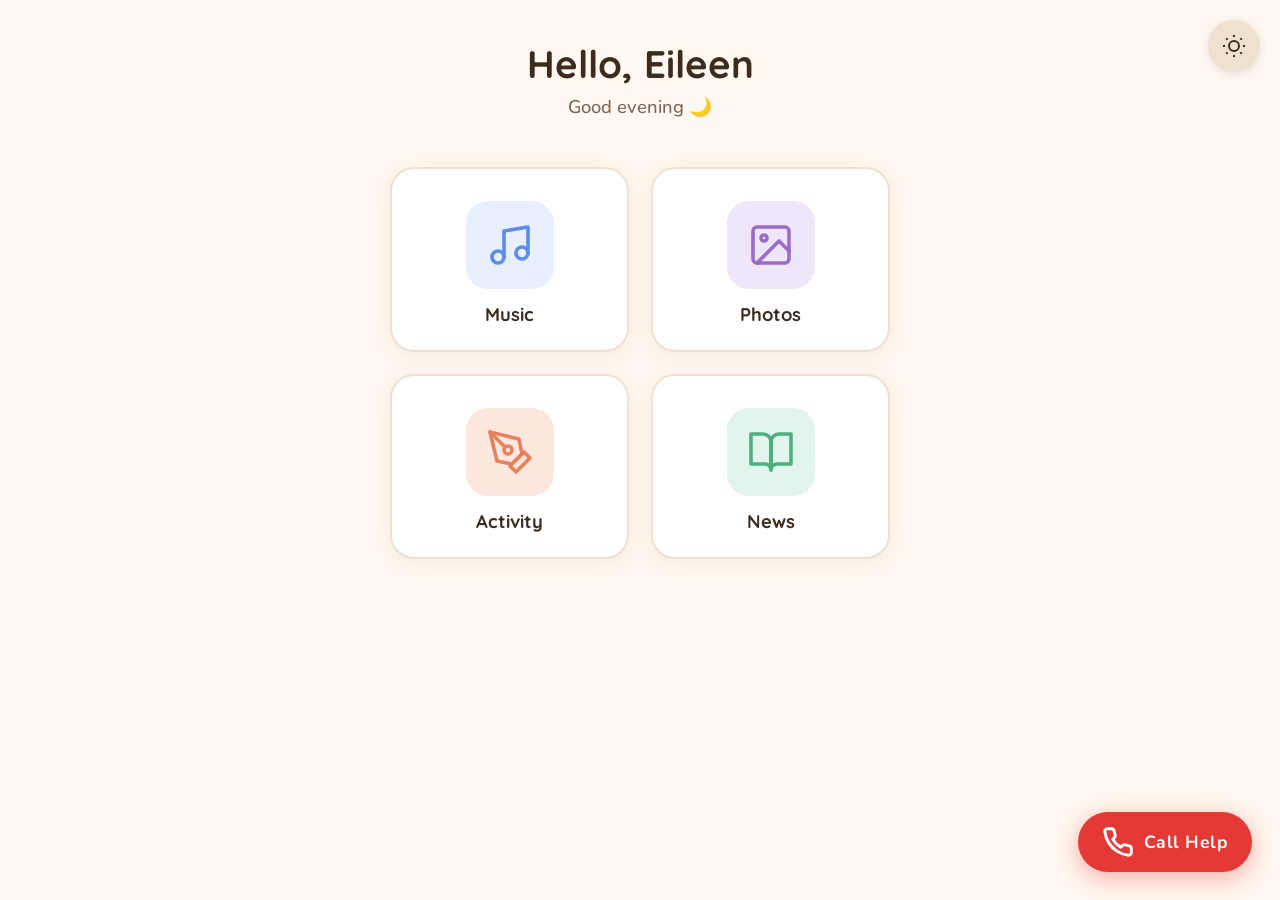
<file: index.html>
<!DOCTYPE html>
<html lang="en">
<head>
    <meta charset="UTF-8">
    <meta name="viewport" content="width=device-width, initial-scale=1.0">
    <title>PlainTalk — Patient View</title>
    <link rel="preconnect" href="https://fonts.googleapis.com">
    <link href="https://fonts.googleapis.com/css2?family=Nunito:wght@400;600;700;800&family=Quicksand:wght@400;500;600;700&display=swap" rel="stylesheet">
    <link rel="stylesheet" href="css/patient.css">
</head>
<body class="light-mode">

    <!-- Floating Call Button -->
    <button class="call-btn" id="callBtn" title="Call for help">
        <svg width="32" height="32" viewBox="0 0 24 24" fill="none" stroke="currentColor" stroke-width="2.2" stroke-linecap="round" stroke-linejoin="round">
            <path d="M22 16.92v3a2 2 0 0 1-2.18 2 19.79 19.79 0 0 1-8.63-3.07 19.5 19.5 0 0 1-6-6 19.79 19.79 0 0 1-3.07-8.67A2 2 0 0 1 4.11 2h3a2 2 0 0 1 2 1.72c.127.96.361 1.903.7 2.81a2 2 0 0 1-.45 2.11L8.09 9.91a16 16 0 0 0 6 6l1.27-1.27a2 2 0 0 1 2.11-.45c.907.339 1.85.573 2.81.7A2 2 0 0 1 22 16.92z"/>
        </svg>
        <span class="call-label">Call Help</span>
    </button>

    <!-- Dark/Light Mode Toggle -->
    <button class="mode-toggle" id="modeToggle" title="Switch mode">
        <svg class="sun-icon" width="24" height="24" viewBox="0 0 24 24" fill="none" stroke="currentColor" stroke-width="2">
            <circle cx="12" cy="12" r="5"/><line x1="12" y1="1" x2="12" y2="3"/><line x1="12" y1="21" x2="12" y2="23"/><line x1="4.22" y1="4.22" x2="5.64" y2="5.64"/><line x1="18.36" y1="18.36" x2="19.78" y2="19.78"/><line x1="1" y1="12" x2="3" y2="12"/><line x1="21" y1="12" x2="23" y2="12"/><line x1="4.22" y1="19.78" x2="5.64" y2="18.36"/><line x1="18.36" y1="5.64" x2="19.78" y2="4.22"/>
        </svg>
        <svg class="moon-icon" width="24" height="24" viewBox="0 0 24 24" fill="none" stroke="currentColor" stroke-width="2">
            <path d="M21 12.79A9 9 0 1 1 11.21 3 7 7 0 0 0 21 12.79z"/>
        </svg>
    </button>

    <!-- Reminder Popup Overlay -->
    <div class="reminder-overlay" id="reminderOverlay">
        <div class="reminder-popup">
            <div class="reminder-icon" id="reminderIcon">💊</div>
            <h2 class="reminder-title" id="reminderTitle">Time to take medicine!</h2>
            <p class="reminder-desc" id="reminderDesc">Take your medicine now.</p>
            <button class="reminder-done-btn" id="reminderDoneBtn">
                <svg width="28" height="28" viewBox="0 0 24 24" fill="none" stroke="currentColor" stroke-width="3" stroke-linecap="round" stroke-linejoin="round"><polyline points="20 6 9 17 4 12"/></svg>
                Done!
            </button>
        </div>
    </div>

    <!-- Main Content -->
    <div class="patient-container">
        <header class="patient-header">
            <h1 class="greeting" id="greeting">Hello, Eileen</h1>
            <p class="subtitle" id="timeGreeting">Good morning</p>
        </header>

        <main class="icon-grid">
            <!-- Music -->
            <button class="app-card" id="musicCard" onclick="openMusic()">
                <div class="card-icon music-icon">
                    <svg width="48" height="48" viewBox="0 0 24 24" fill="none" stroke="currentColor" stroke-width="1.8" stroke-linecap="round" stroke-linejoin="round">
                        <path d="M9 18V5l12-2v13"/><circle cx="6" cy="18" r="3"/><circle cx="18" cy="16" r="3"/>
                    </svg>
                </div>
                <span class="card-label">Music</span>
            </button>

            <!-- Album -->
            <button class="app-card" id="albumCard" onclick="openAlbum()">
                <div class="card-icon album-icon">
                    <svg width="48" height="48" viewBox="0 0 24 24" fill="none" stroke="currentColor" stroke-width="1.8" stroke-linecap="round" stroke-linejoin="round">
                        <rect x="3" y="3" width="18" height="18" rx="2" ry="2"/><circle cx="8.5" cy="8.5" r="1.5"/><polyline points="21 15 16 10 5 21"/>
                    </svg>
                </div>
                <span class="card-label">Photos</span>
            </button>

            <!-- Activity -->
            <button class="app-card" id="activityCard" onclick="openActivity()">
                <div class="card-icon activity-icon">
                    <svg width="48" height="48" viewBox="0 0 24 24" fill="none" stroke="currentColor" stroke-width="1.8" stroke-linecap="round" stroke-linejoin="round">
                        <path d="M12 19l7-7 3 3-7 7-3-3z"/><path d="M18 13l-1.5-7.5L2 2l3.5 14.5L13 18l5-5z"/><path d="M2 2l7.586 7.586"/><circle cx="11" cy="11" r="2"/>
                    </svg>
                </div>
                <span class="card-label">Activity</span>
            </button>

            <!-- Reading -->
            <button class="app-card" id="readingCard" onclick="openReading()">
                <div class="card-icon reading-icon">
                    <svg width="48" height="48" viewBox="0 0 24 24" fill="none" stroke="currentColor" stroke-width="1.8" stroke-linecap="round" stroke-linejoin="round">
                        <path d="M2 3h6a4 4 0 0 1 4 4v14a3 3 0 0 0-3-3H2z"/><path d="M22 3h-6a4 4 0 0 0-4 4v14a3 3 0 0 1 3-3h7z"/>
                    </svg>
                </div>
                <span class="card-label day-label">News</span>
                <span class="card-label night-label">Storytime</span>
            </button>
        </main>
    </div>

    <!-- Music Panel -->
    <div class="panel-overlay" id="musicPanel">
        <div class="panel">
            <button class="panel-back" onclick="closePanel('musicPanel')">
                <svg width="28" height="28" viewBox="0 0 24 24" fill="none" stroke="currentColor" stroke-width="2.5" stroke-linecap="round" stroke-linejoin="round"><line x1="19" y1="12" x2="5" y2="12"/><polyline points="12 19 5 12 12 5"/></svg>
                Back
            </button>
            <h2 class="panel-title">🎵 Music</h2>
            <div class="music-player" id="musicPlayerArea">
                <p class="music-now-playing" id="musicNowPlaying">No song selected by your carer yet.</p>
                <div class="music-controls" id="musicControls" style="display:none;">
                    <button class="music-play-btn" id="musicPlayBtn" onclick="togglePlay()">
                        <svg id="playIcon" width="48" height="48" viewBox="0 0 24 24" fill="currentColor"><polygon points="5 3 19 12 5 21 5 3"/></svg>
                        <svg id="pauseIcon" width="48" height="48" viewBox="0 0 24 24" fill="currentColor" style="display:none;"><rect x="6" y="4" width="4" height="16"/><rect x="14" y="4" width="4" height="16"/></svg>
                    </button>
                </div>
                <audio id="audioPlayer"></audio>
            </div>
        </div>
    </div>

    <!-- Album Panel -->
    <div class="panel-overlay" id="albumPanel">
        <div class="panel">
            <button class="panel-back" onclick="closePanel('albumPanel')">
                <svg width="28" height="28" viewBox="0 0 24 24" fill="none" stroke="currentColor" stroke-width="2.5" stroke-linecap="round" stroke-linejoin="round"><line x1="19" y1="12" x2="5" y2="12"/><polyline points="12 19 5 12 12 5"/></svg>
                Back
            </button>
            <h2 class="panel-title">📸 Photos</h2>
            <div class="album-grid" id="albumGrid">
                <p>No photos added yet.</p>
            </div>
        </div>
    </div>

    <!-- Activity Panel -->
    <div class="panel-overlay" id="activityPanel">
        <div class="panel">
            <button class="panel-back" onclick="closePanel('activityPanel')">
                <svg width="28" height="28" viewBox="0 0 24 24" fill="none" stroke="currentColor" stroke-width="2.5" stroke-linecap="round" stroke-linejoin="round"><line x1="19" y1="12" x2="5" y2="12"/><polyline points="12 19 5 12 12 5"/></svg>
                Back
            </button>
            <h2 class="panel-title">🎨 Activity</h2>
            <div class="activity-steps" id="activitySteps">
                <p>No activity set yet.</p>
            </div>
        </div>
    </div>

    <!-- Reading Panel -->
    <div class="panel-overlay" id="readingPanel">
        <div class="panel">
            <button class="panel-back" onclick="closePanel('readingPanel')">
                <svg width="28" height="28" viewBox="0 0 24 24" fill="none" stroke="currentColor" stroke-width="2.5" stroke-linecap="round" stroke-linejoin="round"><line x1="19" y1="12" x2="5" y2="12"/><polyline points="12 19 5 12 12 5"/></svg>
                Back
            </button>
            <h2 class="panel-title day-label">📰 News — Easy Read</h2>
            <h2 class="panel-title night-label">📖 Storytime</h2>
            <div class="reading-content" id="readingContent">
                <p>No reading material added yet.</p>
            </div>
        </div>
    </div>

    <script src="js/patient.js"></script>
</body>
</html>
</file>
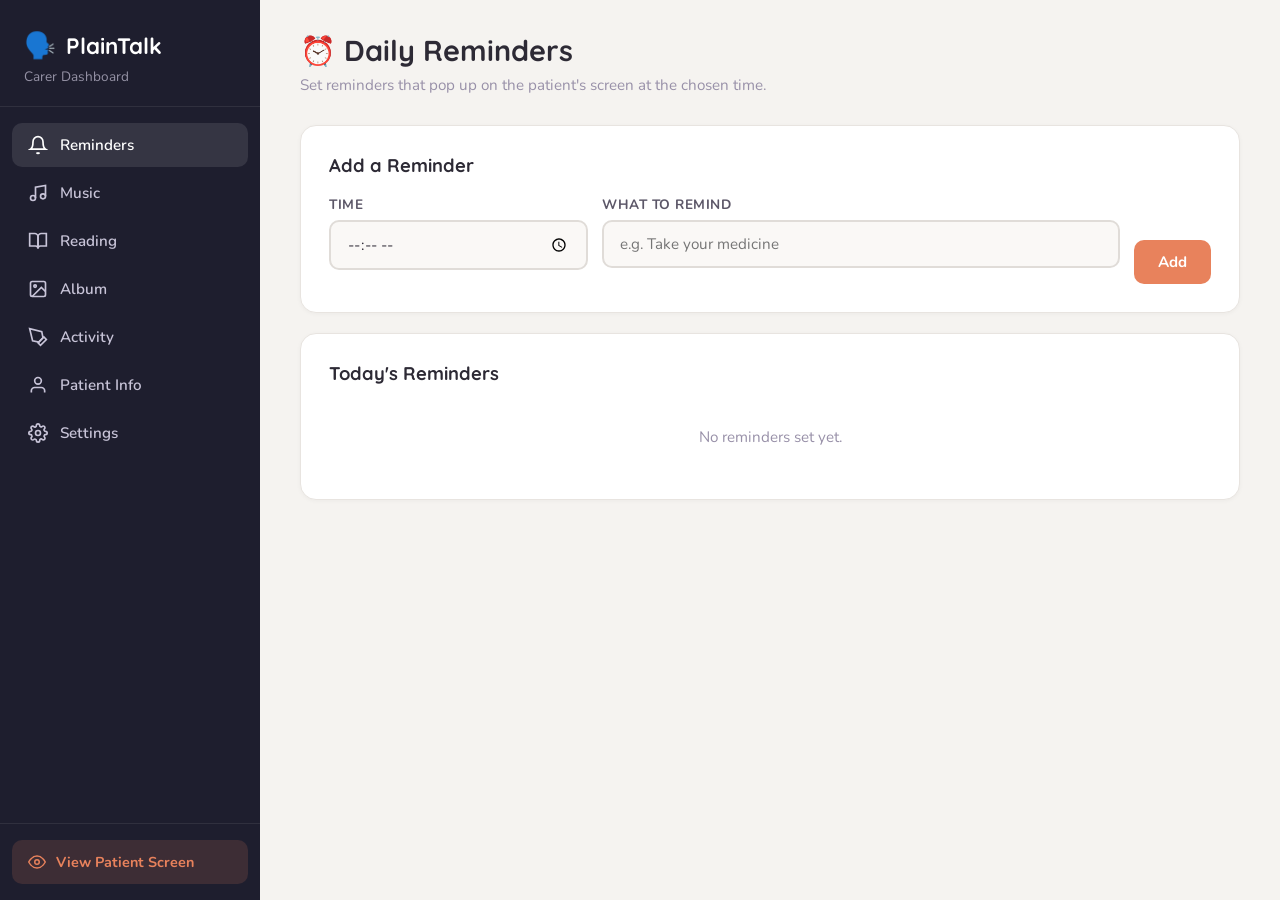
<file: admin.html>
<!DOCTYPE html>
<html lang="en">
<head>
    <meta charset="UTF-8">
    <meta name="viewport" content="width=device-width, initial-scale=1.0">
    <title>PlainTalk — Carer Dashboard</title>
    <link rel="preconnect" href="https://fonts.googleapis.com">
    <link href="https://fonts.googleapis.com/css2?family=Nunito:wght@400;600;700;800&family=Quicksand:wght@400;500;600;700&display=swap" rel="stylesheet">
    <link rel="stylesheet" href="css/admin.css">
</head>
<body>

    <!-- Sidebar -->
    <aside class="sidebar" id="sidebar">
        <div class="sidebar-header">
            <div class="logo">
                <span class="logo-icon">🗣️</span>
                <span class="logo-text">PlainTalk</span>
            </div>
            <p class="sidebar-sub">Carer Dashboard</p>
        </div>

        <nav class="sidebar-nav">
            <button class="nav-item active" data-section="reminders" onclick="showSection('reminders')">
                <svg width="20" height="20" viewBox="0 0 24 24" fill="none" stroke="currentColor" stroke-width="2"><path d="M18 8A6 6 0 0 0 6 8c0 7-3 9-3 9h18s-3-2-3-9"/><path d="M13.73 21a2 2 0 0 1-3.46 0"/></svg>
                Reminders
            </button>
            <button class="nav-item" data-section="music" onclick="showSection('music')">
                <svg width="20" height="20" viewBox="0 0 24 24" fill="none" stroke="currentColor" stroke-width="2"><path d="M9 18V5l12-2v13"/><circle cx="6" cy="18" r="3"/><circle cx="18" cy="16" r="3"/></svg>
                Music
            </button>
            <button class="nav-item" data-section="reading" onclick="showSection('reading')">
                <svg width="20" height="20" viewBox="0 0 24 24" fill="none" stroke="currentColor" stroke-width="2"><path d="M2 3h6a4 4 0 0 1 4 4v14a3 3 0 0 0-3-3H2z"/><path d="M22 3h-6a4 4 0 0 0-4 4v14a3 3 0 0 1 3-3h7z"/></svg>
                Reading
            </button>
            <button class="nav-item" data-section="album" onclick="showSection('album')">
                <svg width="20" height="20" viewBox="0 0 24 24" fill="none" stroke="currentColor" stroke-width="2"><rect x="3" y="3" width="18" height="18" rx="2" ry="2"/><circle cx="8.5" cy="8.5" r="1.5"/><polyline points="21 15 16 10 5 21"/></svg>
                Album
            </button>
            <button class="nav-item" data-section="activity" onclick="showSection('activity')">
                <svg width="20" height="20" viewBox="0 0 24 24" fill="none" stroke="currentColor" stroke-width="2"><path d="M12 19l7-7 3 3-7 7-3-3z"/><path d="M18 13l-1.5-7.5L2 2l3.5 14.5L13 18l5-5z"/></svg>
                Activity
            </button>
            <button class="nav-item" data-section="patientinfo" onclick="showSection('patientinfo')">
                <svg width="20" height="20" viewBox="0 0 24 24" fill="none" stroke="currentColor" stroke-width="2"><path d="M20 21v-2a4 4 0 0 0-4-4H8a4 4 0 0 0-4 4v2"/><circle cx="12" cy="7" r="4"/></svg>
                Patient Info
            </button>
            <button class="nav-item" data-section="settings" onclick="showSection('settings')">
                <svg width="20" height="20" viewBox="0 0 24 24" fill="none" stroke="currentColor" stroke-width="2"><circle cx="12" cy="12" r="3"/><path d="M19.4 15a1.65 1.65 0 0 0 .33 1.82l.06.06a2 2 0 0 1 0 2.83 2 2 0 0 1-2.83 0l-.06-.06a1.65 1.65 0 0 0-1.82-.33 1.65 1.65 0 0 0-1 1.51V21a2 2 0 0 1-2 2 2 2 0 0 1-2-2v-.09A1.65 1.65 0 0 0 9 19.4a1.65 1.65 0 0 0-1.82.33l-.06.06a2 2 0 0 1-2.83 0 2 2 0 0 1 0-2.83l.06-.06A1.65 1.65 0 0 0 4.68 15a1.65 1.65 0 0 0-1.51-1H3a2 2 0 0 1-2-2 2 2 0 0 1 2-2h.09A1.65 1.65 0 0 0 4.6 9a1.65 1.65 0 0 0-.33-1.82l-.06-.06a2 2 0 0 1 0-2.83 2 2 0 0 1 2.83 0l.06.06A1.65 1.65 0 0 0 9 4.68a1.65 1.65 0 0 0 1-1.51V3a2 2 0 0 1 2-2 2 2 0 0 1 2 2v.09a1.65 1.65 0 0 0 1 1.51 1.65 1.65 0 0 0 1.82-.33l.06-.06a2 2 0 0 1 2.83 0 2 2 0 0 1 0 2.83l-.06.06A1.65 1.65 0 0 0 19.4 9a1.65 1.65 0 0 0 1.51 1H21a2 2 0 0 1 2 2 2 2 0 0 1-2 2h-.09a1.65 1.65 0 0 0-1.51 1z"/></svg>
                Settings
            </button>
        </nav>

        <div class="sidebar-footer">
            <a href="index.html" class="view-patient-btn">
                <svg width="18" height="18" viewBox="0 0 24 24" fill="none" stroke="currentColor" stroke-width="2"><path d="M1 12s4-8 11-8 11 8 11 8-4 8-11 8-11-8-11-8z"/><circle cx="12" cy="12" r="3"/></svg>
                View Patient Screen
            </a>
        </div>
    </aside>

    <!-- Mobile Toggle -->
    <button class="mobile-menu-btn" id="mobileMenuBtn" onclick="toggleSidebar()">
        <svg width="24" height="24" viewBox="0 0 24 24" fill="none" stroke="currentColor" stroke-width="2"><line x1="3" y1="12" x2="21" y2="12"/><line x1="3" y1="6" x2="21" y2="6"/><line x1="3" y1="18" x2="21" y2="18"/></svg>
    </button>

    <!-- Main Content -->
    <main class="main-content">

        <!-- ============ REMINDERS SECTION ============ -->
        <section class="content-section active" id="section-reminders">
            <div class="section-header">
                <h1>⏰ Daily Reminders</h1>
                <p>Set reminders that pop up on the patient's screen at the chosen time.</p>
            </div>

            <div class="card">
                <h3>Add a Reminder</h3>
                <div class="form-row">
                    <div class="form-group">
                        <label>Time</label>
                        <input type="time" id="reminderTime" class="input">
                    </div>
                    <div class="form-group" style="flex:2">
                        <label>What to remind</label>
                        <input type="text" id="reminderText" class="input" placeholder="e.g. Take your medicine">
                    </div>
                    <button class="btn btn-primary" onclick="addReminder()" style="align-self:flex-end;">Add</button>
                </div>
            </div>

            <div class="card">
                <h3>Today's Reminders</h3>
                <div id="remindersList" class="reminders-list">
                    <p class="empty-state">No reminders set yet.</p>
                </div>
            </div>
        </section>

        <!-- ============ MUSIC SECTION ============ -->
        <section class="content-section" id="section-music">
            <div class="section-header">
                <h1>🎵 Music</h1>
                <p>Choose a song for the patient to listen to.</p>
            </div>

            <div class="card">
                <h3>Select a Song</h3>
                <div class="song-options" id="songOptions">
                    <label class="song-option">
                        <input type="radio" name="song" value="0">
                        <div class="song-card">
                            <span class="song-emoji">🎵</span>
                            <div>
                                <strong>Calm Piano</strong>
                                <p>Gentle piano melody for relaxation</p>
                            </div>
                        </div>
                    </label>
                    <label class="song-option">
                        <input type="radio" name="song" value="1">
                        <div class="song-card">
                            <span class="song-emoji">🎶</span>
                            <div>
                                <strong>Nature Sounds</strong>
                                <p>Birdsong and flowing water</p>
                            </div>
                        </div>
                    </label>
                    <label class="song-option">
                        <input type="radio" name="song" value="2">
                        <div class="song-card">
                            <span class="song-emoji">🎹</span>
                            <div>
                                <strong>Classic Jazz</strong>
                                <p>Smooth, relaxing jazz tune</p>
                            </div>
                        </div>
                    </label>
                </div>
                <button class="btn btn-primary" onclick="saveMusic()" style="margin-top:16px;">Save Selection</button>
                <p class="save-confirm" id="musicSaveConfirm"></p>
            </div>
        </section>

        <!-- ============ READING SECTION ============ -->
        <section class="content-section" id="section-reading">
            <div class="section-header">
                <h1>📖 Reading</h1>
                <p>Add newspaper articles (daytime) and children's stories (nighttime). Articles are auto-simplified using AI into plain, easy-to-read language.</p>
            </div>

            <!-- API Key -->
            <div class="card">
                <h3>🔑 OpenAI API Key</h3>
                <p style="margin-bottom:12px;color:var(--text-muted);font-size:0.9rem;">Required for AI text simplification. Your key is stored locally and never shared.</p>
                <div class="form-row">
                    <div class="form-group" style="flex:3">
                        <input type="password" id="apiKeyInput" class="input" placeholder="sk-...">
                    </div>
                    <button class="btn btn-secondary" onclick="saveApiKey()">Save Key</button>
                </div>
                <p class="save-confirm" id="apiKeySaveConfirm"></p>
            </div>

            <!-- Newspapers (Day) -->
            <div class="card">
                <h3>📰 Newspaper Articles (Day Mode)</h3>
                <p style="margin-bottom:16px;color:var(--text-muted);font-size:0.9rem;">Paste an article and AI will simplify it into plain language.</p>

                <div class="form-group">
                    <label>Article Title</label>
                    <input type="text" id="newsTitle" class="input" placeholder="e.g. Weather forecast for the week">
                </div>
                <div class="form-group">
                    <label>Paste the article text</label>
                    <textarea id="newsText" class="input textarea" rows="6" placeholder="Paste the full article here..."></textarea>
                </div>
                <div class="btn-row">
                    <button class="btn btn-primary" onclick="simplifyAndAddNews()">
                        <svg width="16" height="16" viewBox="0 0 24 24" fill="none" stroke="currentColor" stroke-width="2"><path d="M12 2L2 7l10 5 10-5-10-5z"/><path d="M2 17l10 5 10-5"/><path d="M2 12l10 5 10-5"/></svg>
                        Simplify & Add
                    </button>
                </div>
                <div id="newsSpinner" class="spinner-area" style="display:none;">
                    <div class="spinner"></div>
                    <span>Simplifying with AI...</span>
                </div>

                <div id="newsList" class="items-list" style="margin-top:20px;"></div>
            </div>

            <!-- Children's Books (Night) -->
            <div class="card">
                <h3>📖 Children's Stories (Night Mode)</h3>
                <p style="margin-bottom:16px;color:var(--text-muted);font-size:0.9rem;">Add simple stories suitable for ages 3–6. These show when dark mode is active.</p>

                <div class="form-group">
                    <label>Story Title</label>
                    <input type="text" id="bookTitle" class="input" placeholder="e.g. The Little Red Hen">
                </div>
                <div class="form-group">
                    <label>Story Text</label>
                    <textarea id="bookText" class="input textarea" rows="6" placeholder="Write or paste a simple story..."></textarea>
                </div>
                <button class="btn btn-primary" onclick="addBook()">Add Story</button>

                <div id="booksList" class="items-list" style="margin-top:20px;"></div>
            </div>
        </section>

        <!-- ============ ALBUM SECTION ============ -->
        <section class="content-section" id="section-album">
            <div class="section-header">
                <h1>📸 Photo Album</h1>
                <p>Add photo URLs that the patient can view. Use image links from the web or hosted photos.</p>
            </div>

            <div class="card">
                <h3>Add a Photo</h3>
                <div class="form-row">
                    <div class="form-group" style="flex:3">
                        <label>Photo URL</label>
                        <input type="url" id="photoUrl" class="input" placeholder="https://example.com/photo.jpg">
                    </div>
                    <button class="btn btn-primary" onclick="addPhoto()" style="align-self:flex-end;">Add</button>
                </div>
            </div>

            <div class="card">
                <h3>Current Photos</h3>
                <div id="photosList" class="photos-grid"></div>
            </div>
        </section>

        <!-- ============ ACTIVITY SECTION ============ -->
        <section class="content-section" id="section-activity">
            <div class="section-header">
                <h1>🎨 Activity</h1>
                <p>Set a step-by-step activity. Write clear, simple instructions the patient will follow.</p>
            </div>

            <div class="card">
                <div class="form-group">
                    <label>Activity Name</label>
                    <input type="text" id="activityTitle" class="input" placeholder="e.g. Painting a Flower">
                </div>
                <div class="form-group">
                    <label>Steps (one per line)</label>
                    <textarea id="activityStepsInput" class="input textarea" rows="8" placeholder="Get the paints from the cupboard beneath the mirror.
Put newspaper on the table.
Pick a colour you like.
Paint something nice!
Let it dry for 10 minutes.
Show it to someone you love!"></textarea>
                </div>
                <button class="btn btn-primary" onclick="saveActivity()">Save Activity</button>
                <p class="save-confirm" id="activitySaveConfirm"></p>
            </div>
        </section>

        <!-- ============ PATIENT INFO SECTION ============ -->
        <section class="content-section" id="section-patientinfo">
            <div class="section-header">
                <h1>👤 Patient Info</h1>
                <p>Record patient information for care and research purposes.</p>
            </div>

            <div class="card">
                <h3>Patient Details</h3>
                <div class="form-row">
                    <div class="form-group">
                        <label>Full Name</label>
                        <input type="text" id="piName" class="input" placeholder="Eileen Smith">
                    </div>
                    <div class="form-group">
                        <label>Age</label>
                        <input type="number" id="piAge" class="input" placeholder="80">
                    </div>
                </div>
                <div class="form-group">
                    <label>Diagnosis / Condition</label>
                    <input type="text" id="piDiagnosis" class="input" placeholder="e.g. Early-stage dementia">
                </div>
                <div class="form-group">
                    <label>Notes for Carers</label>
                    <textarea id="piNotes" class="input textarea" rows="4" placeholder="Any important notes..."></textarea>
                </div>
                <button class="btn btn-primary" onclick="savePatientInfo()">Save Info</button>
                <p class="save-confirm" id="piSaveConfirm"></p>
            </div>

            <div class="card">
                <h3>📊 App Usage (Research Data)</h3>
                <p style="margin-bottom:16px;color:var(--text-muted);font-size:0.9rem;">Track which features are used most. This helps researchers understand patient engagement over time.</p>
                <div class="usage-stats" id="usageStats">
                    <div class="stat-bar">
                        <span class="stat-label">Music</span>
                        <div class="stat-track"><div class="stat-fill" id="statMusic" style="width:0%"></div></div>
                        <span class="stat-val" id="statMusicVal">0</span>
                    </div>
                    <div class="stat-bar">
                        <span class="stat-label">Photos</span>
                        <div class="stat-track"><div class="stat-fill" id="statAlbum" style="width:0%"></div></div>
                        <span class="stat-val" id="statAlbumVal">0</span>
                    </div>
                    <div class="stat-bar">
                        <span class="stat-label">Activity</span>
                        <div class="stat-track"><div class="stat-fill" id="statActivity" style="width:0%"></div></div>
                        <span class="stat-val" id="statActivityVal">0</span>
                    </div>
                    <div class="stat-bar">
                        <span class="stat-label">Reading</span>
                        <div class="stat-track"><div class="stat-fill" id="statReading" style="width:0%"></div></div>
                        <span class="stat-val" id="statReadingVal">0</span>
                    </div>
                </div>
            </div>
        </section>

        <!-- ============ SETTINGS SECTION ============ -->
        <section class="content-section" id="section-settings">
            <div class="section-header">
                <h1>⚙️ Settings</h1>
                <p>Configure patient name and emergency contact.</p>
            </div>

            <div class="card">
                <h3>General Settings</h3>
                <div class="form-row">
                    <div class="form-group">
                        <label>Patient's First Name</label>
                        <input type="text" id="settingName" class="input" placeholder="Eileen">
                    </div>
                    <div class="form-group">
                        <label>Emergency Contact Phone</label>
                        <input type="tel" id="settingPhone" class="input" placeholder="+44 1234 567 890">
                    </div>
                </div>
                <button class="btn btn-primary" onclick="saveSettings()">Save Settings</button>
                <p class="save-confirm" id="settingsSaveConfirm"></p>
            </div>

            <div class="card">
                <h3>⚠️ Reset All Data</h3>
                <p style="margin-bottom:12px;color:var(--text-muted);font-size:0.9rem;">This will clear all saved data including reminders, reading material, and settings.</p>
                <button class="btn btn-danger" onclick="resetAllData()">Reset Everything</button>
            </div>
        </section>

    </main>

    <script src="js/admin.js"></script>
</body>
</html>
</file>
<file: css/patient.css>
/* ============================================
   PlainTalk — Patient View Styles
   Warm, calming, accessible design for dementia users
   ============================================ */

:root {
    /* Light Mode (Warm) */
    --bg-primary: #FFF8F0;
    --bg-secondary: #FFF1E3;
    --bg-card: #FFFFFF;
    --card-shadow: 0 4px 20px rgba(180, 140, 100, 0.12);
    --card-hover-shadow: 0 8px 32px rgba(180, 140, 100, 0.2);
    --text-primary: #3D2C1E;
    --text-secondary: #7A6555;
    --text-muted: #A89585;
    --accent: #E8825C;
    --accent-soft: #FDDDD2;
    --icon-music: #5B8DEF;
    --icon-music-bg: #E8F0FF;
    --icon-album: #9B6BC8;
    --icon-album-bg: #F0E6FA;
    --icon-activity: #E8825C;
    --icon-activity-bg: #FDE8DF;
    --icon-reading: #4CAF7D;
    --icon-reading-bg: #E2F5EC;
    --call-bg: #E53935;
    --call-hover: #C62828;
    --reminder-bg: #FFFFFF;
    --overlay-bg: rgba(61, 44, 30, 0.5);
    --panel-bg: #FFF8F0;
    --border-color: #F0E0D0;
    --toggle-bg: #F0E0D0;
    --mode-transition: 0.6s ease;
}

body.dark-mode {
    --bg-primary: #1A1F3A;
    --bg-secondary: #222850;
    --bg-card: #2A3060;
    --card-shadow: 0 4px 20px rgba(0, 0, 0, 0.3);
    --card-hover-shadow: 0 8px 32px rgba(0, 0, 0, 0.45);
    --text-primary: #E8E4F0;
    --text-secondary: #B0A8C8;
    --text-muted: #8078A0;
    --accent: #7B9EFF;
    --accent-soft: #3A4580;
    --icon-music: #7B9EFF;
    --icon-music-bg: #2E3A6E;
    --icon-album: #B88AE8;
    --icon-album-bg: #3A2E5E;
    --icon-activity: #FFA07A;
    --icon-activity-bg: #4A3028;
    --icon-reading: #7ECBA1;
    --icon-reading-bg: #1E3E2E;
    --call-bg: #D32F2F;
    --call-hover: #B71C1C;
    --reminder-bg: #2A3060;
    --overlay-bg: rgba(10, 12, 30, 0.7);
    --panel-bg: #1A1F3A;
    --border-color: #3A4070;
    --toggle-bg: #3A4070;
}

* {
    margin: 0;
    padding: 0;
    box-sizing: border-box;
}

body {
    font-family: 'Nunito', 'Quicksand', sans-serif;
    background: var(--bg-primary);
    color: var(--text-primary);
    min-height: 100vh;
    transition: background var(--mode-transition), color var(--mode-transition);
    overflow-x: hidden;
}

/* ============ MODE TOGGLE ============ */
.mode-toggle {
    position: fixed;
    top: 20px;
    right: 20px;
    z-index: 100;
    width: 52px;
    height: 52px;
    border-radius: 50%;
    border: 2px solid var(--border-color);
    background: var(--toggle-bg);
    color: var(--text-primary);
    cursor: pointer;
    display: flex;
    align-items: center;
    justify-content: center;
    transition: all 0.3s ease;
    box-shadow: 0 2px 10px rgba(0,0,0,0.1);
}

.mode-toggle:hover {
    transform: scale(1.1);
}

.light-mode .moon-icon { display: none; }
.light-mode .sun-icon { display: block; }
.dark-mode .moon-icon { display: block; }
.dark-mode .sun-icon { display: none; }

/* Day/Night label switching */
.light-mode .night-label { display: none !important; }
.light-mode .day-label { display: block !important; }
.dark-mode .day-label { display: none !important; }
.dark-mode .night-label { display: block !important; }

/* ============ CALL BUTTON ============ */
.call-btn {
    position: fixed;
    bottom: 28px;
    right: 28px;
    z-index: 100;
    display: flex;
    align-items: center;
    gap: 10px;
    padding: 14px 24px;
    border-radius: 60px;
    border: none;
    background: var(--call-bg);
    color: white;
    font-family: 'Nunito', sans-serif;
    font-size: 1.1rem;
    font-weight: 700;
    cursor: pointer;
    box-shadow: 0 6px 24px rgba(229, 57, 53, 0.4);
    transition: all 0.3s ease;
    animation: callPulse 3s infinite;
}

.call-btn:hover {
    background: var(--call-hover);
    transform: scale(1.05);
}

.call-label {
    letter-spacing: 0.5px;
}

@keyframes callPulse {
    0%, 100% { box-shadow: 0 6px 24px rgba(229, 57, 53, 0.4); }
    50% { box-shadow: 0 6px 36px rgba(229, 57, 53, 0.6); }
}

/* ============ PATIENT CONTAINER ============ */
.patient-container {
    max-width: 700px;
    margin: 0 auto;
    padding: 40px 24px 120px;
    min-height: 100vh;
    display: flex;
    flex-direction: column;
    align-items: center;
}

/* ============ HEADER ============ */
.patient-header {
    text-align: center;
    margin-bottom: 48px;
    animation: fadeInDown 0.6s ease;
}

.greeting {
    font-family: 'Quicksand', sans-serif;
    font-size: 2.4rem;
    font-weight: 700;
    color: var(--text-primary);
    margin-bottom: 6px;
    transition: color var(--mode-transition);
}

.subtitle {
    font-size: 1.15rem;
    color: var(--text-secondary);
    font-weight: 500;
    transition: color var(--mode-transition);
}

/* ============ ICON GRID ============ */
.icon-grid {
    display: grid;
    grid-template-columns: 1fr 1fr;
    gap: 22px;
    width: 100%;
    max-width: 500px;
}

/* ============ APP CARDS ============ */
.app-card {
    background: var(--bg-card);
    border: 2px solid var(--border-color);
    border-radius: 24px;
    padding: 32px 20px 24px;
    display: flex;
    flex-direction: column;
    align-items: center;
    gap: 14px;
    cursor: pointer;
    transition: all 0.3s ease;
    box-shadow: var(--card-shadow);
    position: relative;
    overflow: hidden;
}

.app-card:hover {
    transform: translateY(-4px);
    box-shadow: var(--card-hover-shadow);
}

.app-card:active {
    transform: translateY(-1px) scale(0.98);
}

.card-icon {
    width: 88px;
    height: 88px;
    border-radius: 22px;
    display: flex;
    align-items: center;
    justify-content: center;
    transition: all 0.3s ease;
}

.music-icon { background: var(--icon-music-bg); color: var(--icon-music); }
.album-icon { background: var(--icon-album-bg); color: var(--icon-album); }
.activity-icon { background: var(--icon-activity-bg); color: var(--icon-activity); }
.reading-icon { background: var(--icon-reading-bg); color: var(--icon-reading); }

.card-label {
    font-family: 'Quicksand', sans-serif;
    font-size: 1.15rem;
    font-weight: 700;
    color: var(--text-primary);
    transition: color var(--mode-transition);
}

/* ============ REMINDER POPUP ============ */
.reminder-overlay {
    position: fixed;
    inset: 0;
    background: var(--overlay-bg);
    z-index: 1000;
    display: none;
    align-items: center;
    justify-content: center;
    animation: fadeIn 0.3s ease;
}

.reminder-overlay.active {
    display: flex;
}

.reminder-popup {
    background: var(--reminder-bg);
    border-radius: 28px;
    padding: 48px 40px 40px;
    max-width: 420px;
    width: 90%;
    text-align: center;
    box-shadow: 0 16px 64px rgba(0,0,0,0.2);
    animation: popIn 0.4s ease;
    transition: background var(--mode-transition);
}

.reminder-icon {
    font-size: 4rem;
    margin-bottom: 16px;
}

.reminder-title {
    font-family: 'Quicksand', sans-serif;
    font-size: 1.6rem;
    font-weight: 700;
    color: var(--text-primary);
    margin-bottom: 10px;
    transition: color var(--mode-transition);
}

.reminder-desc {
    font-size: 1.15rem;
    color: var(--text-secondary);
    margin-bottom: 28px;
    line-height: 1.6;
    transition: color var(--mode-transition);
}

.reminder-done-btn {
    display: inline-flex;
    align-items: center;
    gap: 10px;
    padding: 16px 40px;
    border: none;
    border-radius: 60px;
    background: #4CAF50;
    color: white;
    font-family: 'Nunito', sans-serif;
    font-size: 1.25rem;
    font-weight: 700;
    cursor: pointer;
    transition: all 0.3s ease;
    box-shadow: 0 4px 16px rgba(76, 175, 80, 0.35);
}

.reminder-done-btn:hover {
    background: #43A047;
    transform: scale(1.05);
}

/* ============ PANELS (Music, Album, Activity, Reading) ============ */
.panel-overlay {
    position: fixed;
    inset: 0;
    background: var(--panel-bg);
    z-index: 500;
    display: none;
    overflow-y: auto;
    transition: background var(--mode-transition);
}

.panel-overlay.active {
    display: block;
    animation: slideIn 0.35s ease;
}

.panel {
    max-width: 650px;
    margin: 0 auto;
    padding: 24px 24px 100px;
}

.panel-back {
    display: inline-flex;
    align-items: center;
    gap: 8px;
    padding: 10px 18px;
    border: 2px solid var(--border-color);
    border-radius: 40px;
    background: var(--bg-card);
    color: var(--text-primary);
    font-family: 'Nunito', sans-serif;
    font-size: 1rem;
    font-weight: 700;
    cursor: pointer;
    transition: all 0.3s ease;
    margin-bottom: 24px;
}

.panel-back:hover {
    background: var(--accent-soft);
}

.panel-title {
    font-family: 'Quicksand', sans-serif;
    font-size: 1.8rem;
    font-weight: 700;
    color: var(--text-primary);
    margin-bottom: 24px;
    transition: color var(--mode-transition);
}

/* Music Player */
.music-player {
    text-align: center;
    padding: 40px 20px;
}

.music-now-playing {
    font-size: 1.2rem;
    color: var(--text-secondary);
    margin-bottom: 24px;
    font-weight: 600;
}

.music-play-btn {
    width: 80px;
    height: 80px;
    border-radius: 50%;
    border: none;
    background: var(--icon-music);
    color: white;
    cursor: pointer;
    display: flex;
    align-items: center;
    justify-content: center;
    margin: 0 auto;
    transition: all 0.3s ease;
    box-shadow: 0 4px 20px rgba(91, 141, 239, 0.35);
}

.music-play-btn:hover {
    transform: scale(1.08);
}

/* Album Grid */
.album-grid {
    display: grid;
    grid-template-columns: 1fr 1fr;
    gap: 16px;
}

.album-grid img {
    width: 100%;
    border-radius: 16px;
    object-fit: cover;
    aspect-ratio: 1;
    box-shadow: var(--card-shadow);
    transition: transform 0.3s ease;
}

.album-grid img:hover {
    transform: scale(1.03);
}

.album-grid p {
    grid-column: span 2;
    text-align: center;
    color: var(--text-muted);
    font-size: 1.1rem;
    padding: 40px 0;
}

/* Activity Steps */
.activity-steps {
    display: flex;
    flex-direction: column;
    gap: 16px;
}

.activity-step {
    background: var(--bg-card);
    border: 2px solid var(--border-color);
    border-radius: 18px;
    padding: 24px;
    display: flex;
    align-items: flex-start;
    gap: 16px;
    transition: background var(--mode-transition), border var(--mode-transition);
}

.step-number {
    flex-shrink: 0;
    width: 40px;
    height: 40px;
    border-radius: 50%;
    background: var(--accent);
    color: white;
    display: flex;
    align-items: center;
    justify-content: center;
    font-weight: 800;
    font-size: 1.1rem;
}

.step-text {
    font-size: 1.15rem;
    line-height: 1.6;
    color: var(--text-primary);
    font-weight: 600;
    transition: color var(--mode-transition);
}

.activity-steps > p {
    text-align: center;
    color: var(--text-muted);
    font-size: 1.1rem;
    padding: 40px 0;
}

/* Reading Content */
.reading-content {
    display: flex;
    flex-direction: column;
    gap: 20px;
}

.reading-article {
    background: var(--bg-card);
    border: 2px solid var(--border-color);
    border-radius: 18px;
    padding: 28px;
    transition: background var(--mode-transition), border var(--mode-transition);
}

.reading-article h3 {
    font-family: 'Quicksand', sans-serif;
    font-size: 1.35rem;
    font-weight: 700;
    color: var(--text-primary);
    margin-bottom: 12px;
    transition: color var(--mode-transition);
}

.reading-article p {
    font-size: 1.15rem;
    line-height: 1.8;
    color: var(--text-secondary);
    transition: color var(--mode-transition);
}

.reading-content > p {
    text-align: center;
    color: var(--text-muted);
    font-size: 1.1rem;
    padding: 40px 0;
}

/* ============ ANIMATIONS ============ */
@keyframes fadeIn {
    from { opacity: 0; }
    to { opacity: 1; }
}

@keyframes fadeInDown {
    from { opacity: 0; transform: translateY(-20px); }
    to { opacity: 1; transform: translateY(0); }
}

@keyframes popIn {
    from { opacity: 0; transform: scale(0.85); }
    to { opacity: 1; transform: scale(1); }
}

@keyframes slideIn {
    from { opacity: 0; transform: translateX(30px); }
    to { opacity: 1; transform: translateX(0); }
}

/* Staggered card animations */
.app-card:nth-child(1) { animation: fadeInUp 0.5s ease 0.1s both; }
.app-card:nth-child(2) { animation: fadeInUp 0.5s ease 0.2s both; }
.app-card:nth-child(3) { animation: fadeInUp 0.5s ease 0.3s both; }
.app-card:nth-child(4) { animation: fadeInUp 0.5s ease 0.4s both; }

@keyframes fadeInUp {
    from { opacity: 0; transform: translateY(20px); }
    to { opacity: 1; transform: translateY(0); }
}

/* ============ RESPONSIVE ============ */
@media (max-width: 480px) {
    .greeting { font-size: 1.8rem; }
    .icon-grid { gap: 16px; }
    .app-card { padding: 24px 16px 20px; }
    .card-icon { width: 70px; height: 70px; }
    .card-icon svg { width: 38px; height: 38px; }
    .card-label { font-size: 1rem; }
    .call-btn { bottom: 18px; right: 18px; padding: 12px 20px; font-size: 1rem; }
    .panel { padding: 18px 16px 80px; }
}
</file>
<file: css/admin.css>
/* ============================================
   PlainTalk — Admin/Carer Dashboard Styles
   ============================================ */

:root {
    --admin-bg: #F5F3F0;
    --sidebar-bg: #1E1E2E;
    --sidebar-text: #C8C4D8;
    --sidebar-active: #FFFFFF;
    --sidebar-active-bg: rgba(255,255,255,0.1);
    --sidebar-hover: rgba(255,255,255,0.06);
    --card-bg: #FFFFFF;
    --card-border: #E8E4E0;
    --text-dark: #2D2A35;
    --text-mid: #5C5768;
    --text-muted: #9890A8;
    --accent: #E8825C;
    --accent-hover: #D6703A;
    --accent-soft: #FFF0EA;
    --danger: #E53935;
    --danger-hover: #C62828;
    --success: #4CAF50;
    --success-soft: #E8F5E9;
    --input-bg: #FAF8F6;
    --input-border: #E0DCD8;
    --input-focus: #E8825C;
}

* { margin: 0; padding: 0; box-sizing: border-box; }

body {
    font-family: 'Nunito', 'Quicksand', sans-serif;
    background: var(--admin-bg);
    color: var(--text-dark);
    display: flex;
    min-height: 100vh;
}

/* ============ SIDEBAR ============ */
.sidebar {
    width: 260px;
    background: var(--sidebar-bg);
    color: var(--sidebar-text);
    display: flex;
    flex-direction: column;
    position: fixed;
    left: 0;
    top: 0;
    bottom: 0;
    z-index: 200;
    transition: transform 0.3s ease;
}

.sidebar-header {
    padding: 28px 24px 20px;
    border-bottom: 1px solid rgba(255,255,255,0.08);
}

.logo {
    display: flex;
    align-items: center;
    gap: 10px;
    margin-bottom: 4px;
}

.logo-icon { font-size: 1.6rem; }

.logo-text {
    font-family: 'Quicksand', sans-serif;
    font-size: 1.4rem;
    font-weight: 700;
    color: white;
}

.sidebar-sub {
    font-size: 0.85rem;
    color: var(--sidebar-text);
    opacity: 0.7;
}

.sidebar-nav {
    flex: 1;
    padding: 16px 12px;
    display: flex;
    flex-direction: column;
    gap: 4px;
}

.nav-item {
    display: flex;
    align-items: center;
    gap: 12px;
    padding: 12px 16px;
    border: none;
    border-radius: 10px;
    background: transparent;
    color: var(--sidebar-text);
    font-family: 'Nunito', sans-serif;
    font-size: 0.95rem;
    font-weight: 600;
    cursor: pointer;
    transition: all 0.2s ease;
    text-align: left;
    width: 100%;
}

.nav-item:hover {
    background: var(--sidebar-hover);
    color: white;
}

.nav-item.active {
    background: var(--sidebar-active-bg);
    color: var(--sidebar-active);
}

.sidebar-footer {
    padding: 16px 12px;
    border-top: 1px solid rgba(255,255,255,0.08);
}

.view-patient-btn {
    display: flex;
    align-items: center;
    gap: 10px;
    padding: 12px 16px;
    border-radius: 10px;
    background: rgba(232, 130, 92, 0.15);
    color: #E8825C;
    font-family: 'Nunito', sans-serif;
    font-size: 0.9rem;
    font-weight: 700;
    text-decoration: none;
    transition: all 0.2s ease;
}

.view-patient-btn:hover {
    background: rgba(232, 130, 92, 0.25);
}

/* ============ MOBILE MENU ============ */
.mobile-menu-btn {
    display: none;
    position: fixed;
    top: 16px;
    left: 16px;
    z-index: 300;
    width: 44px;
    height: 44px;
    border-radius: 10px;
    border: none;
    background: var(--card-bg);
    color: var(--text-dark);
    cursor: pointer;
    box-shadow: 0 2px 8px rgba(0,0,0,0.1);
    align-items: center;
    justify-content: center;
}

/* ============ MAIN CONTENT ============ */
.main-content {
    margin-left: 260px;
    flex: 1;
    padding: 32px 40px;
    min-height: 100vh;
}

/* ============ SECTIONS ============ */
.content-section {
    display: none;
    animation: fadeIn 0.3s ease;
}

.content-section.active {
    display: block;
}

.section-header {
    margin-bottom: 28px;
}

.section-header h1 {
    font-family: 'Quicksand', sans-serif;
    font-size: 1.8rem;
    font-weight: 700;
    color: var(--text-dark);
    margin-bottom: 6px;
}

.section-header p {
    color: var(--text-muted);
    font-size: 0.95rem;
    line-height: 1.5;
}

/* ============ CARDS ============ */
.card {
    background: var(--card-bg);
    border: 1px solid var(--card-border);
    border-radius: 16px;
    padding: 28px;
    margin-bottom: 20px;
    box-shadow: 0 1px 4px rgba(0,0,0,0.04);
}

.card h3 {
    font-family: 'Quicksand', sans-serif;
    font-size: 1.15rem;
    font-weight: 700;
    color: var(--text-dark);
    margin-bottom: 18px;
}

/* ============ FORMS ============ */
.form-row {
    display: flex;
    gap: 14px;
    align-items: flex-start;
    flex-wrap: wrap;
}

.form-group {
    flex: 1;
    min-width: 180px;
    margin-bottom: 14px;
}

.form-group label {
    display: block;
    font-size: 0.85rem;
    font-weight: 700;
    color: var(--text-mid);
    margin-bottom: 6px;
    text-transform: uppercase;
    letter-spacing: 0.5px;
}

.input {
    width: 100%;
    padding: 12px 16px;
    border: 2px solid var(--input-border);
    border-radius: 10px;
    background: var(--input-bg);
    font-family: 'Nunito', sans-serif;
    font-size: 0.95rem;
    color: var(--text-dark);
    transition: border-color 0.2s;
    outline: none;
}

.input:focus {
    border-color: var(--input-focus);
}

.textarea {
    resize: vertical;
    min-height: 80px;
    line-height: 1.6;
}

/* ============ BUTTONS ============ */
.btn {
    display: inline-flex;
    align-items: center;
    gap: 8px;
    padding: 12px 24px;
    border: none;
    border-radius: 10px;
    font-family: 'Nunito', sans-serif;
    font-size: 0.95rem;
    font-weight: 700;
    cursor: pointer;
    transition: all 0.2s ease;
}

.btn-primary {
    background: var(--accent);
    color: white;
}

.btn-primary:hover {
    background: var(--accent-hover);
}

.btn-secondary {
    background: var(--input-bg);
    color: var(--text-dark);
    border: 2px solid var(--input-border);
}

.btn-secondary:hover {
    background: var(--card-border);
}

.btn-danger {
    background: var(--danger);
    color: white;
}

.btn-danger:hover {
    background: var(--danger-hover);
}

.btn-row {
    display: flex;
    gap: 10px;
    flex-wrap: wrap;
}

.btn-small {
    padding: 6px 14px;
    font-size: 0.85rem;
    border-radius: 8px;
}

.save-confirm {
    font-size: 0.9rem;
    color: var(--success);
    font-weight: 600;
    margin-top: 10px;
    min-height: 1.4em;
}

/* ============ REMINDERS LIST ============ */
.reminders-list {
    display: flex;
    flex-direction: column;
    gap: 10px;
}

.reminder-item {
    display: flex;
    align-items: center;
    gap: 14px;
    padding: 14px 18px;
    background: var(--input-bg);
    border: 1px solid var(--card-border);
    border-radius: 12px;
    transition: all 0.2s;
}

.reminder-item.completed {
    opacity: 0.5;
    background: var(--success-soft);
}

.reminder-time {
    font-weight: 800;
    font-size: 1.05rem;
    color: var(--accent);
    min-width: 60px;
}

.reminder-text-label {
    flex: 1;
    font-weight: 600;
    color: var(--text-dark);
}

.reminder-status {
    font-size: 0.8rem;
    font-weight: 700;
    padding: 4px 10px;
    border-radius: 20px;
}

.status-pending {
    background: #FFF3E0;
    color: #E65100;
}

.status-done {
    background: var(--success-soft);
    color: #2E7D32;
}

.reminder-delete {
    width: 32px;
    height: 32px;
    border: none;
    border-radius: 8px;
    background: transparent;
    color: var(--text-muted);
    cursor: pointer;
    display: flex;
    align-items: center;
    justify-content: center;
    transition: all 0.2s;
}

.reminder-delete:hover {
    background: #FFEBEE;
    color: var(--danger);
}

/* ============ SONG OPTIONS ============ */
.song-options {
    display: flex;
    flex-direction: column;
    gap: 10px;
}

.song-option input { display: none; }

.song-card {
    display: flex;
    align-items: center;
    gap: 14px;
    padding: 16px 20px;
    border: 2px solid var(--input-border);
    border-radius: 12px;
    cursor: pointer;
    transition: all 0.2s;
    background: var(--input-bg);
}

.song-option input:checked + .song-card {
    border-color: var(--accent);
    background: var(--accent-soft);
}

.song-card:hover {
    border-color: var(--accent);
}

.song-emoji { font-size: 1.6rem; }

.song-card strong {
    display: block;
    font-size: 1rem;
    color: var(--text-dark);
}

.song-card p {
    font-size: 0.85rem;
    color: var(--text-muted);
    margin: 0;
}

/* ============ ITEMS LIST (Reading) ============ */
.items-list {
    display: flex;
    flex-direction: column;
    gap: 10px;
}

.item-entry {
    display: flex;
    align-items: flex-start;
    gap: 12px;
    padding: 14px 18px;
    background: var(--input-bg);
    border: 1px solid var(--card-border);
    border-radius: 12px;
}

.item-entry-content {
    flex: 1;
}

.item-entry-content strong {
    display: block;
    margin-bottom: 4px;
    color: var(--text-dark);
}

.item-entry-content p {
    font-size: 0.88rem;
    color: var(--text-muted);
    line-height: 1.5;
    max-height: 60px;
    overflow: hidden;
}

.item-delete {
    flex-shrink: 0;
    width: 32px;
    height: 32px;
    border: none;
    border-radius: 8px;
    background: transparent;
    color: var(--text-muted);
    cursor: pointer;
    display: flex;
    align-items: center;
    justify-content: center;
    transition: all 0.2s;
}

.item-delete:hover {
    background: #FFEBEE;
    color: var(--danger);
}

/* ============ PHOTOS GRID ============ */
.photos-grid {
    display: grid;
    grid-template-columns: repeat(auto-fill, minmax(140px, 1fr));
    gap: 12px;
}

.photo-item {
    position: relative;
    border-radius: 12px;
    overflow: hidden;
    aspect-ratio: 1;
    background: var(--input-bg);
}

.photo-item img {
    width: 100%;
    height: 100%;
    object-fit: cover;
}

.photo-delete {
    position: absolute;
    top: 6px;
    right: 6px;
    width: 28px;
    height: 28px;
    border-radius: 50%;
    border: none;
    background: rgba(0,0,0,0.5);
    color: white;
    cursor: pointer;
    display: flex;
    align-items: center;
    justify-content: center;
    opacity: 0;
    transition: opacity 0.2s;
}

.photo-item:hover .photo-delete {
    opacity: 1;
}

/* ============ USAGE STATS ============ */
.usage-stats {
    display: flex;
    flex-direction: column;
    gap: 14px;
}

.stat-bar {
    display: flex;
    align-items: center;
    gap: 14px;
}

.stat-label {
    min-width: 70px;
    font-weight: 700;
    font-size: 0.9rem;
    color: var(--text-mid);
}

.stat-track {
    flex: 1;
    height: 10px;
    background: var(--input-bg);
    border-radius: 5px;
    overflow: hidden;
}

.stat-fill {
    height: 100%;
    background: var(--accent);
    border-radius: 5px;
    transition: width 0.5s ease;
}

.stat-val {
    min-width: 30px;
    text-align: right;
    font-weight: 700;
    font-size: 0.9rem;
    color: var(--text-dark);
}

/* ============ SPINNER ============ */
.spinner-area {
    display: flex;
    align-items: center;
    gap: 12px;
    padding: 16px 0;
    color: var(--text-muted);
    font-weight: 600;
}

.spinner {
    width: 24px;
    height: 24px;
    border: 3px solid var(--card-border);
    border-top-color: var(--accent);
    border-radius: 50%;
    animation: spin 0.8s linear infinite;
}

@keyframes spin {
    to { transform: rotate(360deg); }
}

/* ============ EMPTY STATE ============ */
.empty-state {
    text-align: center;
    color: var(--text-muted);
    padding: 24px;
    font-size: 0.95rem;
}

/* ============ ANIMATIONS ============ */
@keyframes fadeIn {
    from { opacity: 0; }
    to { opacity: 1; }
}

/* ============ RESPONSIVE ============ */
@media (max-width: 768px) {
    .sidebar {
        transform: translateX(-100%);
    }

    .sidebar.open {
        transform: translateX(0);
    }

    .mobile-menu-btn {
        display: flex;
    }

    .main-content {
        margin-left: 0;
        padding: 24px 18px;
        padding-top: 72px;
    }

    .form-row {
        flex-direction: column;
    }

    .form-group {
        min-width: 100%;
    }
}
</file>
